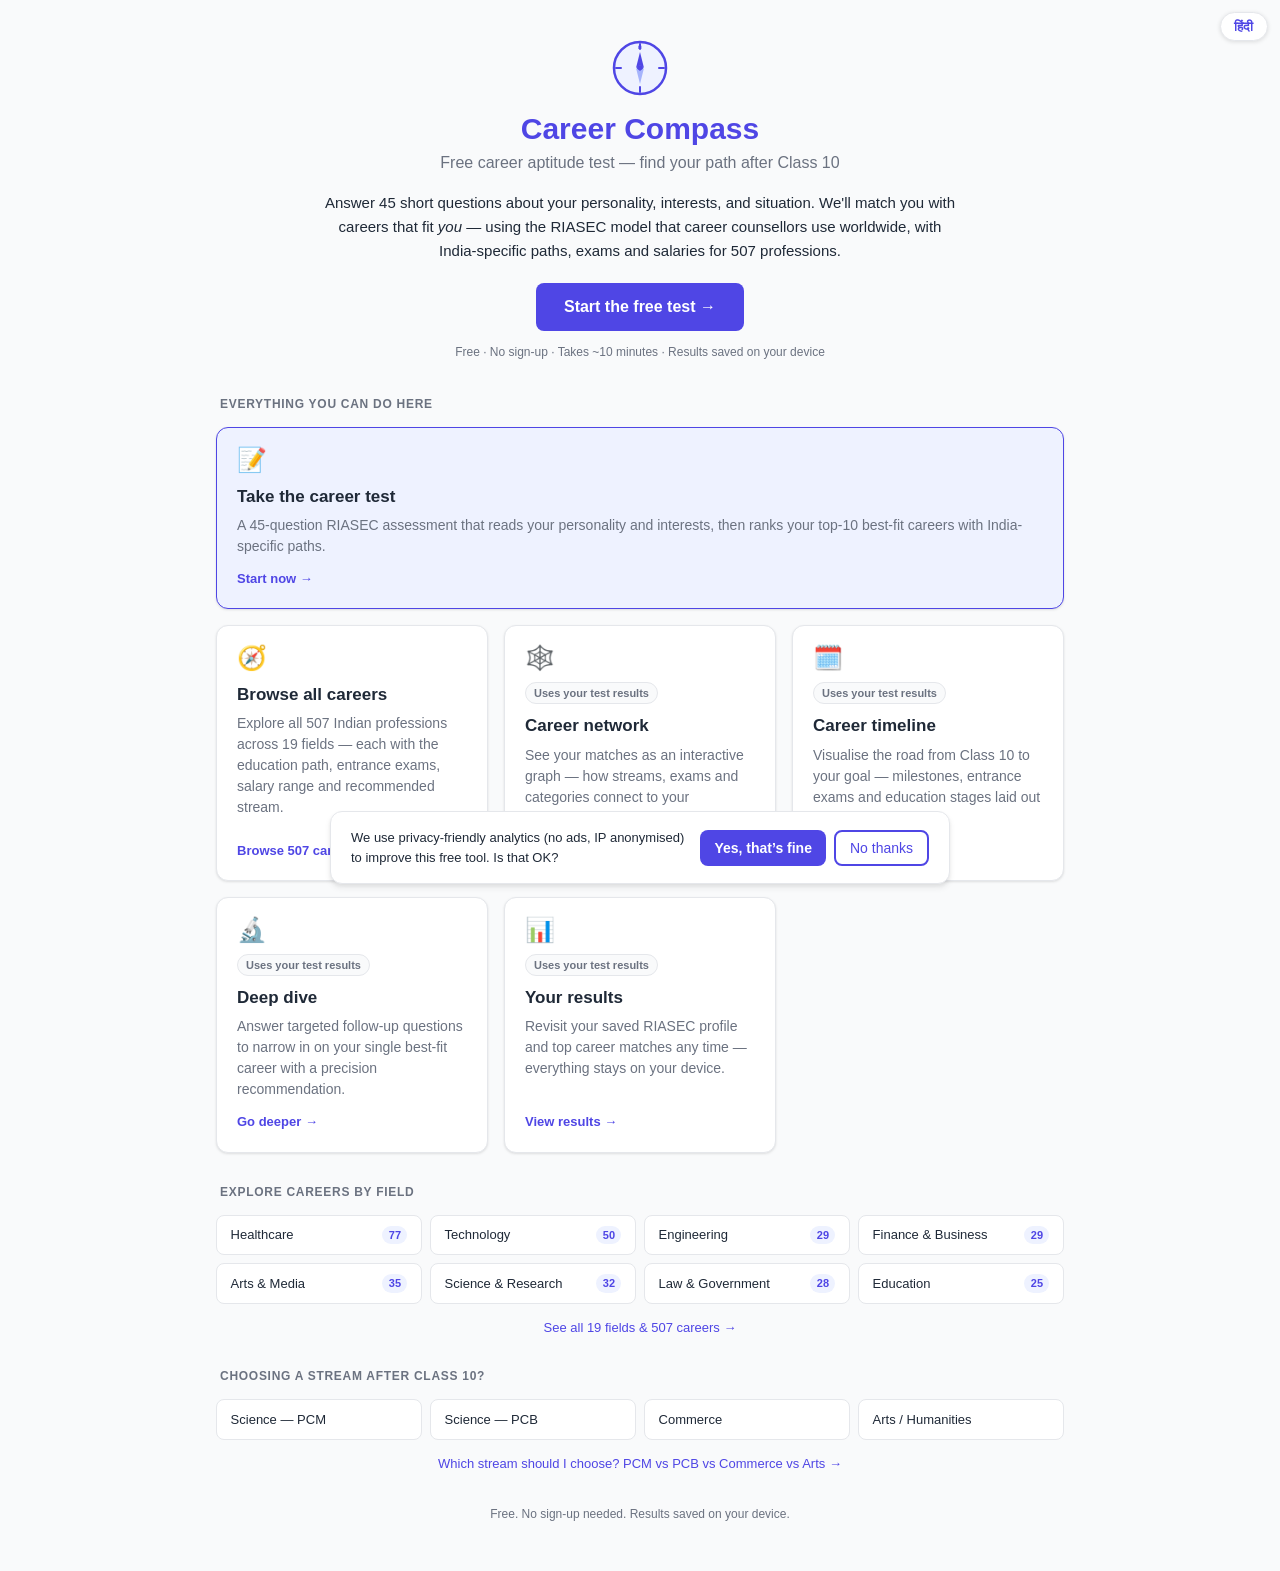
<file: index.html>
<!DOCTYPE html>
<html lang="en-IN">
<head>
  <meta charset="UTF-8">
  <meta name="viewport" content="width=device-width, initial-scale=1.0">
  <!-- Google Search Console: paste the meta tag from Settings > Ownership verification here.
       Example: <meta name="google-site-verification" content="YOUR_TOKEN"> -->
  <link rel="manifest" href="manifest.json">
  <meta name="theme-color" content="#4F46E5" media="(prefers-color-scheme: light)">
  <meta name="theme-color" content="#111827" media="(prefers-color-scheme: dark)">
  <meta name="color-scheme" content="light dark">
  <meta name="apple-mobile-web-app-capable" content="yes">
  <meta name="mobile-web-app-capable" content="yes">
  <link rel="icon" href="icons/favicon.ico" sizes="any">
  <link rel="icon" type="image/png" sizes="32x32" href="icons/favicon-32.png">
  <link rel="icon" type="image/png" sizes="16x16" href="icons/favicon-16.png">
  <link rel="icon" type="image/svg+xml" href="icons/icon-192.svg">
  <link rel="apple-touch-icon" href="icons/apple-touch-icon.png">
  <meta name="description" content="Free RIASEC career aptitude test for Indian Class 9–10 students. Discover your best career path from 507 Indian professions in 10 minutes.">
  <meta name="keywords" content="career test India, free career aptitude test Class 10, RIASEC test free India, career guidance for students India, best career after 10th grade, career counselling online free, career options after Class 10, career quiz India, aptitude test for students India, free career assessment India, career planning tool India, what career suits me India, career after 10th, career guidance India">
  <meta name="author" content="Career Compass">
  <link rel="canonical" href="https://akshaynikhare.github.io/career-compass/">
  <meta property="og:type" content="website">
  <meta property="og:site_name" content="Career Compass">
  <meta property="og:locale" content="en_IN">
  <meta property="og:title" content="Career Compass — Free Career Aptitude Test for Class 10 Students">
  <meta property="og:description" content="Free RIASEC career aptitude test for Indian Class 9–10 students. Discover your best career path from 507 Indian professions in 10 minutes.">
  <meta property="og:url" content="https://akshaynikhare.github.io/career-compass/">
  <meta property="og:image" content="https://akshaynikhare.github.io/career-compass/icons/og-image.png">
  <meta property="og:image:width" content="1200">
  <meta property="og:image:height" content="630">
  <meta name="twitter:card" content="summary_large_image">
  <meta name="twitter:title" content="Career Compass — Free Career Aptitude Test for Class 10 Students">
  <meta name="twitter:description" content="Free RIASEC career aptitude test for Indian Class 9–10 students. Discover your best career path from 507 Indian professions in 10 minutes.">
  <meta name="twitter:image" content="https://akshaynikhare.github.io/career-compass/icons/og-image.png">
  <script type="application/ld+json">
  {
    "@context": "https://schema.org",
    "@type": "WebApplication",
    "name": "Career Compass",
    "url": "https://akshaynikhare.github.io/career-compass/",
    "description": "Free RIASEC career aptitude test for Indian Class 9-10 students. Discover your best career path from 507 Indian professions.",
    "applicationCategory": "EducationalApplication",
    "operatingSystem": "Any",
    "offers": { "@type": "Offer", "price": "0", "priceCurrency": "INR" },
    "audience": {
      "@type": "EducationalAudience",
      "educationalRole": "student",
      "audienceType": "Class 9-10 students, age 14-16"
    },
    "inLanguage": "en-IN",
    "creator": { "@type": "Person", "name": "Akshay Nikhare" },
    "featureList": [
      "45-question RIASEC personality assessment",
      "507 Indian professions with salary and path data",
      "Multi-domain career matching",
      "AI-powered domain ranking",
      "Offline-capable PWA",
      "Free, no signup required"
    ]
  }
  </script>
  <script type="application/ld+json">
  {
    "@context": "https://schema.org",
    "@type": "WebSite",
    "name": "Career Compass",
    "url": "https://akshaynikhare.github.io/career-compass/",
    "inLanguage": "en-IN",
    "potentialAction": {
      "@type": "SearchAction",
      "target": "https://akshaynikhare.github.io/career-compass/careers/index.html?q={search_term_string}",
      "query-input": "required name=search_term_string"
    }
  }
  </script>
  <script type="application/ld+json">
  {
    "@context": "https://schema.org",
    "@type": "Organization",
    "name": "Career Compass",
    "url": "https://akshaynikhare.github.io/career-compass/",
    "logo": "https://akshaynikhare.github.io/career-compass/icons/og-image.png",
    "description": "Free RIASEC career aptitude test and career guidance for Indian Class 9-10 students.",
    "founder": { "@type": "Person", "name": "Akshay Nikhare" }
  }
  </script>
  <title data-i18n-hi="Career Compass — कक्षा 10 के छात्रों के लिए मुफ़्त करियर एप्टीट्यूड टेस्ट">Career Compass — Free Career Aptitude Test for Class 10 Students</title>
  <link rel="stylesheet" href="styles/main.css">
  <style>
    /* ===== Home / hub layout ===== */
    .home {
      max-width: 880px;
      margin: 0 auto;
      padding: 2.5rem 1rem 3rem;
    }
    .home-hero { text-align: center; margin-bottom: 2.25rem; }
    .hero-icon { color: var(--primary); margin-bottom: 0.5rem; }
    .home-hero .app-name { margin-bottom: 0.25rem; }
    .home-hero .tagline { color: var(--muted); font-size: 1rem; margin-bottom: 1rem; }
    .home-hero .lead {
      max-width: 40rem;
      margin: 0 auto 1.25rem;
      color: var(--text);
      font-size: 0.9375rem;
      line-height: 1.6;
    }
    .hero-cta {
      display: inline-block;
      width: auto;
      padding: 0.75rem 1.75rem;
      text-decoration: none;
      font-size: 1rem;
    }
    .hero-note { font-size: 0.75rem; color: var(--muted); margin-top: 0.75rem; }

    .home-section { margin-bottom: 2rem; }
    .section-label {
      font-size: 0.75rem;
      font-weight: 700;
      letter-spacing: 0.06em;
      text-transform: uppercase;
      color: var(--muted);
      margin: 0 0.25rem 0.875rem;
    }

    /* Main-pages grid */
    .home-grid {
      display: grid;
      grid-template-columns: repeat(auto-fill, minmax(240px, 1fr));
      gap: 1rem;
    }
    .home-card {
      display: flex;
      flex-direction: column;
      background: var(--white);
      border: var(--border-structural) solid var(--border);
      border-radius: var(--radius);
      box-shadow: var(--shadow);
      padding: 1.25rem;
      text-decoration: none;
      color: inherit;
      transition: transform 0.12s ease, box-shadow 0.12s ease, border-color 0.12s ease;
    }
    .home-card:hover {
      transform: translateY(-2px);
      box-shadow: var(--shadow-md);
      border-color: var(--primary);
    }
    .home-card:focus-visible {
      outline: var(--border-interactive) solid var(--primary);
      outline-offset: 2px;
    }
    .home-card.is-featured {
      grid-column: 1 / -1;
      background: var(--primary-light);
      border-color: var(--primary);
    }
    .home-card .hc-emoji { font-size: 1.5rem; line-height: 1; margin-bottom: 0.75rem; }
    .home-card h3 { font-size: 1.0625rem; color: var(--text); margin-bottom: 0.35rem; }
    .home-card p {
      font-size: 0.875rem;
      line-height: 1.5;
      color: var(--muted);
      margin: 0 0 0.75rem;
      flex: 1;
    }
    .hc-action { font-size: 0.8125rem; font-weight: 600; color: var(--primary); }
    .hc-hint {
      display: inline-block;
      font-size: 0.6875rem;
      font-weight: 600;
      color: var(--muted);
      background: var(--bg);
      border: var(--border-structural) solid var(--border);
      border-radius: 999px;
      padding: 0.1rem 0.5rem;
      margin-bottom: 0.6rem;
      align-self: flex-start;
    }

    /* Popular fields nav */
    .fields-nav-list {
      list-style: none;
      display: grid;
      grid-template-columns: repeat(auto-fill, minmax(200px, 1fr));
      gap: 0.5rem;
    }
    .fields-nav-list a {
      display: flex;
      align-items: center;
      justify-content: space-between;
      gap: 0.375rem;
      background: var(--white);
      border: var(--border-structural) solid var(--border);
      border-radius: var(--radius-sm);
      padding: 0.6rem 0.85rem;
      font-size: 0.8125rem;
      font-weight: 500;
      color: var(--text);
      text-decoration: none;
      transition: border-color 0.15s ease, background 0.15s ease;
    }
    .fields-nav-list a:hover {
      border-color: var(--primary);
      background: var(--primary-light);
    }
    .fields-nav-list a span {
      font-size: 0.6875rem;
      font-weight: 600;
      color: var(--primary);
      background: var(--primary-light);
      border-radius: 999px;
      padding: 0.0625rem 0.4rem;
    }
    .fields-nav-all { margin-top: 0.875rem; font-size: 0.8125rem; text-align: center; }
    .fields-nav-all a { color: var(--primary); text-decoration: none; font-weight: 500; }

    .home-foot {
      text-align: center;
      font-size: 0.75rem;
      color: var(--muted);
      margin-top: 2rem;
    }
    @media (max-width: 480px) {
      .home { padding: 1.75rem 0.75rem 2.5rem; }
      .home-grid { grid-template-columns: 1fr; }
    }
  </style>
  <script src="src/analytics.js" defer></script>
  <script src="src/consent.js" defer></script>
</head>
<body>
  <a href="#main-content" class="skip-link">Skip to content</a>
  <main class="home" id="main-content">

    <!-- ===== Hero ===== -->
    <header class="home-hero">
      <div class="logo-wrap hero-icon">
        <svg width="56" height="56" viewBox="0 0 56 56" fill="none" xmlns="http://www.w3.org/2000/svg" aria-hidden="true">
          <circle cx="28" cy="28" r="26" stroke="#4F46E5" stroke-width="2.5" fill="#EEF2FF"/>
          <circle cx="28" cy="28" r="3" fill="#4F46E5"/>
          <line x1="28" y1="4"  x2="28" y2="9"  stroke="#4F46E5" stroke-width="2" stroke-linecap="round"/>
          <line x1="28" y1="47" x2="28" y2="52" stroke="#4F46E5" stroke-width="2" stroke-linecap="round"/>
          <line x1="4"  y1="28" x2="9"  y2="28" stroke="#4F46E5" stroke-width="2" stroke-linecap="round"/>
          <line x1="47" y1="28" x2="52" y2="28" stroke="#4F46E5" stroke-width="2" stroke-linecap="round"/>
          <polygon points="28,12 24,28 28,25 32,28" fill="#4F46E5"/>
          <polygon points="28,44 24,28 28,31 32,28" fill="#A5B4FC"/>
          <text x="28" y="8.5" text-anchor="middle" font-size="4.5" font-weight="700" fill="#4F46E5" font-family="system-ui,sans-serif">N</text>
        </svg>
      </div>

      <h1 class="app-name">Career Compass</h1>
      <p class="tagline" data-i18n-hi="मुफ़्त करियर एप्टीट्यूड टेस्ट — कक्षा 10 के बाद अपना रास्ता चुनें">Free career aptitude test — find your path after Class 10</p>
      <p class="lead" data-i18n-hi-html="अपने व्यक्तित्व, रुचियों और परिस्थिति के बारे में 45 छोटे सवालों के जवाब दें। हम आपको ऐसे करियर से मिलाएँगे जो <em>आपके</em> लिए सही हों — RIASEC मॉडल के आधार पर, जिसे दुनिया भर के करियर काउंसलर इस्तेमाल करते हैं, साथ में 507 पेशों के लिए भारत-विशिष्ट रास्ते, परीक्षाएँ और वेतन।">Answer 45 short questions about your personality, interests, and situation. We'll match you with careers that fit <em>you</em> — using the RIASEC model that career counsellors use worldwide, with India-specific paths, exams and salaries for 507 professions.</p>

      <a href="test.html" class="btn-primary hero-cta" data-i18n-hi="मुफ़्त टेस्ट शुरू करें →">Start the free test &rarr;</a>
      <p class="hero-note" data-i18n-hi="मुफ़्त · कोई साइन-अप नहीं · ~10 मिनट · नतीजे आपके डिवाइस पर सुरक्षित">Free · No sign-up · Takes ~10 minutes · Results saved on your device</p>
    </header>

    <!-- ===== Main pages / tools ===== -->
    <section class="home-section" aria-labelledby="tools-label">
      <h2 class="section-label" id="tools-label" data-i18n-hi="यहाँ आप क्या-क्या कर सकते हैं">Everything you can do here</h2>
      <div class="home-grid">

        <a class="home-card is-featured" href="test.html">
          <div class="hc-emoji">📝</div>
          <h3 data-i18n-hi="करियर टेस्ट दें">Take the career test</h3>
          <p data-i18n-hi="45 सवालों का RIASEC मूल्यांकन जो आपके व्यक्तित्व और रुचियों को पढ़कर आपके टॉप-10 सबसे उपयुक्त करियर को भारत-विशिष्ट रास्तों के साथ रैंक करता है।">A 45-question RIASEC assessment that reads your personality and interests, then ranks your top-10 best-fit careers with India-specific paths.</p>
          <span class="hc-action" data-i18n-hi="अभी शुरू करें →">Start now &rarr;</span>
        </a>

        <a class="home-card" href="careers/index.html">
          <div class="hc-emoji">🧭</div>
          <h3 data-i18n-hi="सभी करियर देखें">Browse all careers</h3>
          <p data-i18n-hi="19 क्षेत्रों में सभी 507 भारतीय पेशों को देखें — हर एक के साथ शिक्षा का रास्ता, प्रवेश परीक्षाएँ, वेतन सीमा और सुझाई गई स्ट्रीम।">Explore all 507 Indian professions across 19 fields — each with the education path, entrance exams, salary range and recommended stream.</p>
          <span class="hc-action" data-i18n-hi="507 करियर देखें →">Browse 507 careers &rarr;</span>
        </a>

        <a class="home-card" href="explore.html">
          <div class="hc-emoji">🕸️</div>
          <span class="hc-hint" data-i18n-hi="आपके टेस्ट नतीजों का उपयोग करता है">Uses your test results</span>
          <h3 data-i18n-hi="करियर नेटवर्क">Career network</h3>
          <p data-i18n-hi="अपने मैचों को एक इंटरैक्टिव ग्राफ़ के रूप में देखें — स्ट्रीम, परीक्षाएँ और श्रेणियाँ आपके व्यक्तित्व प्रोफ़ाइल से कैसे जुड़ती हैं।">See your matches as an interactive graph — how streams, exams and categories connect to your personality profile.</p>
          <span class="hc-action" data-i18n-hi="एक्सप्लोरर खोलें →">Open explorer &rarr;</span>
        </a>

        <a class="home-card" href="timeline.html">
          <div class="hc-emoji">🗓️</div>
          <span class="hc-hint" data-i18n-hi="आपके टेस्ट नतीजों का उपयोग करता है">Uses your test results</span>
          <h3 data-i18n-hi="करियर टाइमलाइन">Career timeline</h3>
          <p data-i18n-hi="कक्षा 10 से अपने लक्ष्य तक का रास्ता देखें — पड़ाव, प्रवेश परीक्षाएँ और शिक्षा के चरण साल-दर-साल।">Visualise the road from Class 10 to your goal — milestones, entrance exams and education stages laid out year by year.</p>
          <span class="hc-action" data-i18n-hi="टाइमलाइन देखें →">View timeline &rarr;</span>
        </a>

        <a class="home-card" href="deepdive.html">
          <div class="hc-emoji">🔬</div>
          <span class="hc-hint" data-i18n-hi="आपके टेस्ट नतीजों का उपयोग करता है">Uses your test results</span>
          <h3 data-i18n-hi="गहराई से जानें">Deep dive</h3>
          <p data-i18n-hi="लक्षित फ़ॉलो-अप सवालों के जवाब देकर सटीक सिफ़ारिश के साथ अपने सबसे उपयुक्त करियर तक पहुँचें।">Answer targeted follow-up questions to narrow in on your single best-fit career with a precision recommendation.</p>
          <span class="hc-action" data-i18n-hi="और गहराई में जाएँ →">Go deeper &rarr;</span>
        </a>

        <a class="home-card" href="result.html">
          <div class="hc-emoji">📊</div>
          <span class="hc-hint" data-i18n-hi="आपके टेस्ट नतीजों का उपयोग करता है">Uses your test results</span>
          <h3 data-i18n-hi="आपके नतीजे">Your results</h3>
          <p data-i18n-hi="अपनी सुरक्षित RIASEC प्रोफ़ाइल और टॉप करियर मैच कभी भी दोबारा देखें — सब कुछ आपके डिवाइस पर रहता है।">Revisit your saved RIASEC profile and top career matches any time — everything stays on your device.</p>
          <span class="hc-action" data-i18n-hi="नतीजे देखें →">View results &rarr;</span>
        </a>

      </div>
    </section>

    <!-- ===== Popular fields — internal linking for SEO + quick browse ===== -->
    <section class="home-section" aria-labelledby="fields-label">
      <h2 class="section-label" id="fields-label" data-i18n-hi="क्षेत्र के अनुसार करियर देखें">Explore careers by field</h2>
      <ul class="fields-nav-list">
        <li><a href="careers/field-healthcare.html" data-i18n-hi-html="स्वास्थ्य सेवा <span>77</span>">Healthcare <span>77</span></a></li>
        <li><a href="careers/field-technology.html" data-i18n-hi-html="तकनीक <span>50</span>">Technology <span>50</span></a></li>
        <li><a href="careers/field-engineering.html" data-i18n-hi-html="इंजीनियरिंग <span>29</span>">Engineering <span>29</span></a></li>
        <li><a href="careers/field-finance-business.html" data-i18n-hi-html="वित्त और व्यापार <span>29</span>">Finance &amp; Business <span>29</span></a></li>
        <li><a href="careers/field-arts-media.html" data-i18n-hi-html="कला और मीडिया <span>35</span>">Arts &amp; Media <span>35</span></a></li>
        <li><a href="careers/field-science-research.html" data-i18n-hi-html="विज्ञान और अनुसंधान <span>32</span>">Science &amp; Research <span>32</span></a></li>
        <li><a href="careers/field-law-government.html" data-i18n-hi-html="कानून और सरकार <span>28</span>">Law &amp; Government <span>28</span></a></li>
        <li><a href="careers/field-education.html" data-i18n-hi-html="शिक्षा <span>25</span>">Education <span>25</span></a></li>
      </ul>
      <p class="fields-nav-all"><a href="careers/index.html" data-i18n-hi="सभी 19 क्षेत्र और 507 करियर देखें →">See all 19 fields &amp; 507 careers &rarr;</a></p>
    </section>

    <!-- ===== Choosing a stream — high-intent SEO guides ===== -->
    <section class="home-section" aria-labelledby="streams-label">
      <h2 class="section-label" id="streams-label" data-i18n-hi="कक्षा 10 के बाद स्ट्रीम चुननी है?">Choosing a stream after Class 10?</h2>
      <ul class="fields-nav-list">
        <li><a href="careers/stream-pcm.html" data-i18n-hi="विज्ञान — PCM">Science — PCM</a></li>
        <li><a href="careers/stream-pcb.html" data-i18n-hi="विज्ञान — PCB">Science — PCB</a></li>
        <li><a href="careers/stream-commerce.html" data-i18n-hi="कॉमर्स">Commerce</a></li>
        <li><a href="careers/stream-arts.html" data-i18n-hi="कला / मानविकी">Arts / Humanities</a></li>
      </ul>
      <p class="fields-nav-all"><a href="careers/streams.html" data-i18n-hi="मुझे कौन सी स्ट्रीम चुननी चाहिए? PCM बनाम PCB बनाम कॉमर्स बनाम आर्ट्स →">Which stream should I choose? PCM vs PCB vs Commerce vs Arts &rarr;</a></p>
    </section>

    <p class="home-foot" data-i18n-hi="मुफ़्त। कोई साइन-अप नहीं। नतीजे आपके डिवाइस पर सुरक्षित।">Free. No sign-up needed. Results saved on your device.</p>
  </main>
  <script>
    if ('serviceWorker' in navigator) {
      navigator.serviceWorker.register('sw.js').catch(function(){});
    }
  </script>
  <script src="src/strings.js"></script>
  <script src="src/i18n.js"></script>
</body>
</html>
</file>
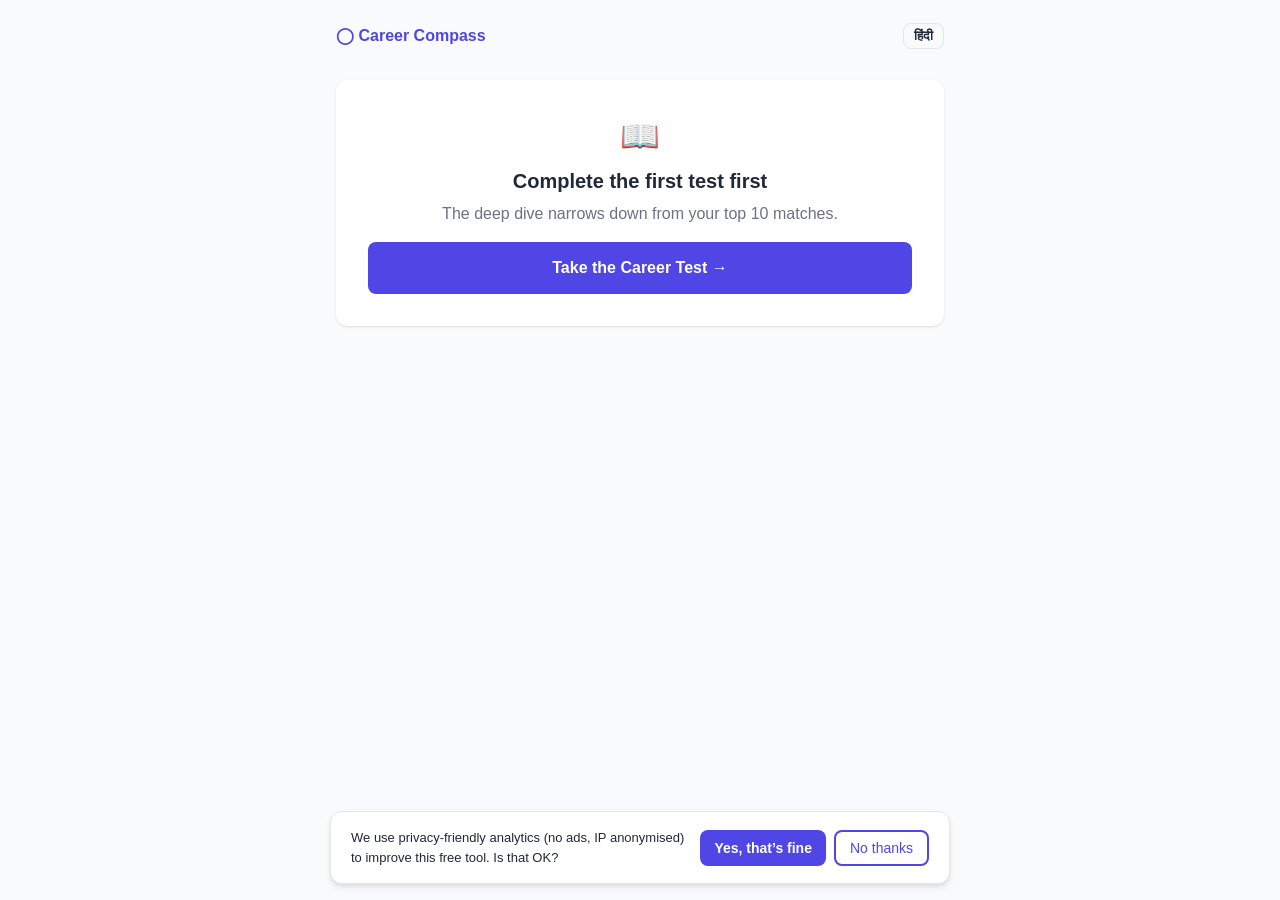
<file: deepdive.html>
<!DOCTYPE html>
<html lang="en">
<head>
  <meta charset="UTF-8">
  <meta name="viewport" content="width=device-width, initial-scale=1.0">
  <meta name="robots" content="noindex, follow">
  <link rel="manifest" href="manifest.json">
  <link rel="icon" href="icons/favicon.ico" sizes="any">
  <link rel="icon" type="image/png" sizes="32x32" href="icons/favicon-32.png">
  <link rel="icon" type="image/png" sizes="16x16" href="icons/favicon-16.png">
  <link rel="icon" type="image/svg+xml" href="icons/icon-192.svg">
  <link rel="apple-touch-icon" href="icons/apple-touch-icon.png">
  <meta name="theme-color" content="#4F46E5" media="(prefers-color-scheme: light)">
  <meta name="theme-color" content="#111827" media="(prefers-color-scheme: dark)">
  <meta name="apple-mobile-web-app-capable" content="yes">
  <meta name="description" content="Deep-dive into your best career fit — answer targeted questions for a precision career recommendation.">
  <meta name="keywords" content="career deep dive India, specific career recommendation, career fit analysis India, best career options Class 10, personalized career guidance India, career precision test, career counselling India, RIASEC career match, career after 10th India">
  <meta name="author" content="Career Compass">
  <link rel="canonical" href="https://akshaynikhare.github.io/career-compass/deepdive.html">
  <meta property="og:type" content="website">
  <meta property="og:site_name" content="Career Compass">
  <meta property="og:title" content="Career Compass — Deep Dive">
  <meta property="og:description" content="Deep-dive into your best career fit — answer targeted questions for a precision career recommendation.">
  <meta property="og:url" content="https://akshaynikhare.github.io/career-compass/deepdive.html">
  <meta property="og:image" content="https://akshaynikhare.github.io/career-compass/icons/og-image.png">
  <meta property="og:image:width" content="1200">
  <meta property="og:image:height" content="630">
  <meta name="twitter:card" content="summary_large_image">
  <meta name="twitter:title" content="Career Compass — Deep Dive">
  <meta name="twitter:description" content="Deep-dive into your best career fit — answer targeted questions for a precision career recommendation.">
  <meta name="twitter:image" content="https://akshaynikhare.github.io/career-compass/icons/og-image.png">
  <title data-i18n-hi="Career Compass — गहन विश्लेषण">Career Compass — Deep Dive</title>
  <link rel="stylesheet" href="styles/main.css">
  <script src="src/analytics.js" defer></script>
  <script src="src/consent.js" defer></script>
</head>
<body>
  <div class="container">

    <!-- Header -->
    <div class="test-header">
      <a href="result.html" class="app-logo btn-ghost" style="padding-left:0; color:var(--primary); font-weight:700; font-size:1rem; text-decoration:none;">
        &#9711; Career Compass
      </a>
    </div>

    <!-- No-result fallback (shown if no first-test result in localStorage) -->
    <div id="no-result" class="hidden card text-center" style="padding:2rem;">
      <p style="font-size:2rem;">&#128214;</p>
      <h2 class="mt-1" data-i18n-hi="पहले पहला टेस्ट पूरा करें">Complete the first test first</h2>
      <p class="mt-1" data-i18n-hi="गहन विश्लेषण आपके टॉप 10 मैचों में से सबसे उपयुक्त करियर चुनता है।">The deep dive narrows down from your top 10 matches.</p>
      <a href="test.html" class="btn-primary mt-2" style="margin-top:1rem; display:block;" data-i18n-hi-html="करियर टेस्ट लें &rarr;">Take the Career Test &rarr;</a>
    </div>

    <!-- Progress bar (hidden until engine starts) -->
    <div class="progress-wrapper hidden" id="progress-wrapper">
      <div class="progress-label">
        <span id="progress-text">Narrowing down your best match…</span>
        <span id="progress-pct">0%</span>
      </div>
      <div class="progress-track">
        <div class="progress-fill" id="progress-fill" style="width:0%"></div>
      </div>
      <!-- Candidates remaining indicator -->
      <div id="candidates-indicator" style="text-align:right; font-size:0.75rem; color:var(--muted); margin-top:0.25rem;" data-i18n-hi-html="फोकस में <span id=&quot;candidates-count&quot;>10</span> करियर">
        <span id="candidates-count">10</span> careers in focus
      </div>
    </div>

    <!-- Question card -->
    <div class="card hidden" id="question-card">
      <div id="loading-state" class="loading-state">
        <div class="spinner"></div>
        <p class="mt-2 text-muted" data-i18n-hi="लोड हो रहा है…">Loading…</p>
      </div>
      <div id="question-content" class="hidden">
        <span class="question-type-label" id="question-type-label" data-i18n-hi="गहन विश्लेषण">Deep Dive</span>
        <p class="question-number" id="question-number"></p>
        <p class="question-text" id="question-text"></p>
        <div class="options-list options-personality" id="options-list"></div>
      </div>
    </div>

    <!-- Navigation (Prev is hidden — adaptive test can't go back) -->
    <div class="nav-buttons hidden" id="nav-buttons">
      <button class="btn-ghost" id="btn-prev" style="visibility:hidden;" disabled data-i18n-hi-html="&#8592; पिछला">&#8592; Prev</button>
      <button class="btn-primary" id="btn-next" disabled>Next &rarr;</button>
    </div>

    <!-- Error message -->
    <p id="error-msg" class="hidden text-center mt-2" style="color:#DC2626; font-size:0.875rem;"></p>

  </div>

  <script src="src/strings.js"></script>
  <script src="src/deep_dive_engine.js"></script>
  <script src="src/deepdive_app.js"></script>
  <script src="src/i18n.js"></script>
</body>
</html>
</file>
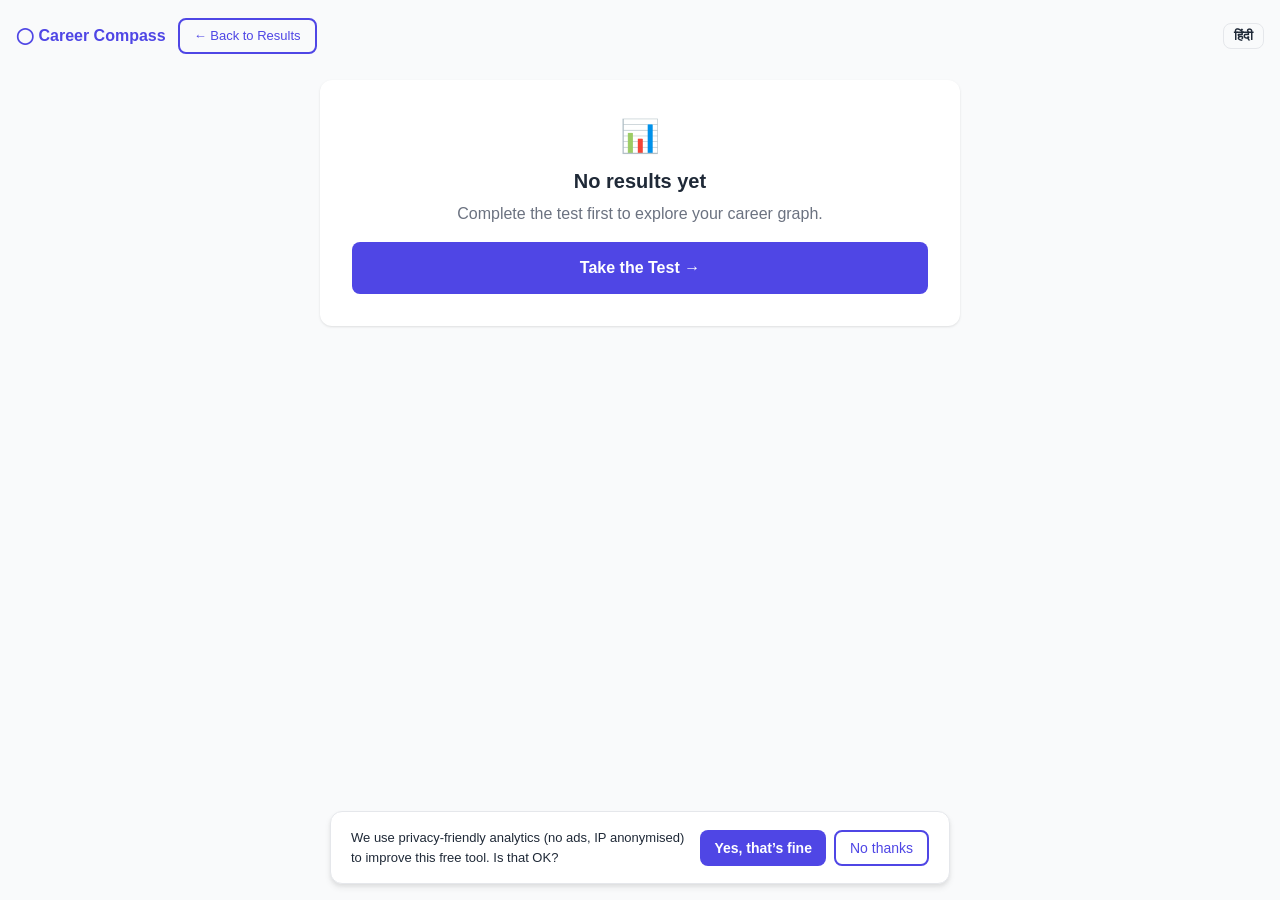
<file: explore.html>
<!DOCTYPE html>
<html lang="en">
<head>
  <meta charset="UTF-8">
  <meta name="viewport" content="width=device-width, initial-scale=1.0">
  <meta name="robots" content="noindex, follow">
  <link rel="manifest" href="manifest.json">
  <link rel="icon" href="icons/favicon.ico" sizes="any">
  <link rel="icon" type="image/png" sizes="32x32" href="icons/favicon-32.png">
  <link rel="icon" type="image/png" sizes="16x16" href="icons/favicon-16.png">
  <link rel="icon" type="image/svg+xml" href="icons/icon-192.svg">
  <link rel="apple-touch-icon" href="icons/apple-touch-icon.png">
  <meta name="theme-color" content="#4F46E5" media="(prefers-color-scheme: light)">
  <meta name="theme-color" content="#111827" media="(prefers-color-scheme: dark)">
  <meta name="apple-mobile-web-app-capable" content="yes">
  <meta name="description" content="Explore your career matches as an interactive graph — see how streams, exams, and categories connect to your personality.">
  <meta name="keywords" content="career exploration India, career categories India, science arts commerce career options, career streams India, career visualization tool, career explorer India, career options after 10th, career fields India, Class 10 career graph, career guidance India">
  <meta name="author" content="Career Compass">
  <link rel="canonical" href="https://akshaynikhare.github.io/career-compass/explore.html">
  <meta property="og:type" content="website">
  <meta property="og:site_name" content="Career Compass">
  <meta property="og:title" content="Career Compass — Career Explorer">
  <meta property="og:description" content="Explore your career matches as an interactive graph — see how streams, exams, and categories connect to your personality.">
  <meta property="og:url" content="https://akshaynikhare.github.io/career-compass/explore.html">
  <meta property="og:image" content="https://akshaynikhare.github.io/career-compass/icons/og-image.png">
  <meta property="og:image:width" content="1200">
  <meta property="og:image:height" content="630">
  <meta name="twitter:card" content="summary_large_image">
  <meta name="twitter:title" content="Career Compass — Career Explorer">
  <meta name="twitter:description" content="Explore your career matches as an interactive graph — see how streams, exams, and categories connect to your personality.">
  <meta name="twitter:image" content="https://akshaynikhare.github.io/career-compass/icons/og-image.png">
  <title data-i18n-hi="Career Compass — करियर एक्सप्लोरर">Career Compass — Career Explorer</title>
  <link rel="stylesheet" href="styles/main.css">
  <script src="src/analytics.js" defer></script>
  <script src="src/consent.js" defer></script>
</head>
<body>
  <div class="container" style="max-width:100%; padding:1rem;">
    <div class="test-header">
      <a href="index.html" class="btn-ghost" style="padding-left:0; color:var(--primary); font-weight:700; font-size:1rem; text-decoration:none;">
        &#9711; Career Compass
      </a>
      <a href="result.html" class="btn-secondary" style="font-size:0.8125rem; padding:0.4rem 0.875rem;" data-i18n-hi-html="&#8592; परिणामों पर वापस जाएं">
        &#8592; Back to Results
      </a>
    </div>

    <!-- No-result fallback -->
    <div id="no-result" class="hidden card text-center" style="padding:2rem; max-width:640px; margin:0 auto;">
      <p style="font-size:2rem;">&#128202;</p>
      <h2 class="mt-1" data-i18n-hi="अभी तक कोई परिणाम नहीं">No results yet</h2>
      <p class="mt-1" data-i18n-hi="अपना करियर ग्राफ़ देखने के लिए पहले टेस्ट पूरा करें।">Complete the test first to explore your career graph.</p>
      <a href="test.html" class="btn-primary mt-2" style="margin-top:1rem;" data-i18n-hi-html="टेस्ट लें &#8594;">Take the Test &#8594;</a>
    </div>

    <!-- Graph area -->
    <div id="explore-content" class="hidden">
      <div class="card" style="margin-bottom:1rem; max-width:640px; margin-left:auto; margin-right:auto;">
        <h1 style="font-size:1.25rem; font-weight:700; color:var(--text); margin-bottom:0.25rem;" data-i18n-hi="करियर नेटवर्क">Career Network</h1>
        <p style="font-size:0.875rem; color:var(--muted);" data-i18n-hi="आपके शीर्ष मैच स्ट्रीम, प्रवेश परीक्षाओं और श्रेणियों से जुड़े हैं। एक्सप्लोर करने के लिए खींचें। विवरण के लिए किसी करियर पर क्लिक करें।">Your top matches connected by streams, entrance exams, and categories. Drag to explore. Click a career for details.</p>
      </div>
      <div id="graph-container" style="width:100%; height:calc(100vh - 160px); background:var(--white); border-radius:var(--radius) var(--radius) 0 0; box-shadow:var(--shadow); overflow:hidden; position:relative;">
        <svg id="graph-svg" style="width:100%; height:100%;"></svg>
        <!-- Tooltip -->
        <div id="node-tooltip" style="display:none; position:absolute; background:var(--white); border:1px solid var(--border); border-radius:var(--radius-sm); padding:0.75rem 1rem; box-shadow:var(--shadow-md); max-width:240px; pointer-events:none; z-index:10;">
          <div id="tooltip-name" style="font-weight:600; color:var(--text); font-size:0.9375rem; margin-bottom:0.25rem;"></div>
          <div id="tooltip-summary" style="font-size:0.8125rem; color:var(--muted); margin-bottom:0.5rem; line-height:1.4;"></div>
          <a id="tooltip-timeline-link" href="#" style="font-size:0.8125rem; color:var(--primary); font-weight:500; text-decoration:none;" data-i18n-hi-html="टाइमलाइन देखें &#8594;">See Timeline &#8594;</a>
        </div>
      </div>
        <div id="graph-legend" style="display:flex; flex-wrap:wrap; gap:0.75rem; padding:0.75rem 1rem; background:var(--white); border-top:1px solid var(--border); border-radius:0 0 var(--radius) var(--radius); font-size:0.8125rem;">
          <span style="display:flex; align-items:center; gap:0.375rem;" data-i18n-hi-html="<span style=&quot;display:inline-block; width:14px; height:14px; border-radius:50%; background:#4F46E5; border:2px solid #fff; box-shadow:0 0 0 1px #4F46E5;&quot;></span> करियर मैच"><span style="display:inline-block; width:14px; height:14px; border-radius:50%; background:#4F46E5; border:2px solid #fff; box-shadow:0 0 0 1px #4F46E5;"></span> Career match</span>
          <span style="display:flex; align-items:center; gap:0.375rem;" data-i18n-hi-html="<span style=&quot;display:inline-block; width:11px; height:11px; border-radius:50%; background:#10B981;&quot;></span> स्ट्रीम"><span style="display:inline-block; width:11px; height:11px; border-radius:50%; background:#10B981;"></span> Stream</span>
          <span style="display:flex; align-items:center; gap:0.375rem;" data-i18n-hi-html="<span style=&quot;display:inline-block; width:10px; height:10px; border-radius:50%; background:#F59E0B;&quot;></span> प्रवेश परीक्षा"><span style="display:inline-block; width:10px; height:10px; border-radius:50%; background:#F59E0B;"></span> Entrance Exam</span>
          <span style="display:flex; align-items:center; gap:0.375rem;" data-i18n-hi-html="<span style=&quot;display:inline-block; width:12px; height:12px; border-radius:50%; background:#8B5CF6;&quot;></span> श्रेणी"><span style="display:inline-block; width:12px; height:12px; border-radius:50%; background:#8B5CF6;"></span> Category</span>
          <span style="color:var(--muted);" data-i18n-hi="पुनर्व्यवस्थित करने के लिए खींचें · विवरण के लिए करियर पर क्लिक करें">Drag to rearrange · Click career for details</span>
        </div>
    </div>
  </div>

  <script src="https://d3js.org/d3.v7.min.js"></script>
  <script src="src/strings.js"></script>
  <script src="src/explore.js"></script>
  <script src="src/i18n.js"></script>
</body>
</html>
</file>
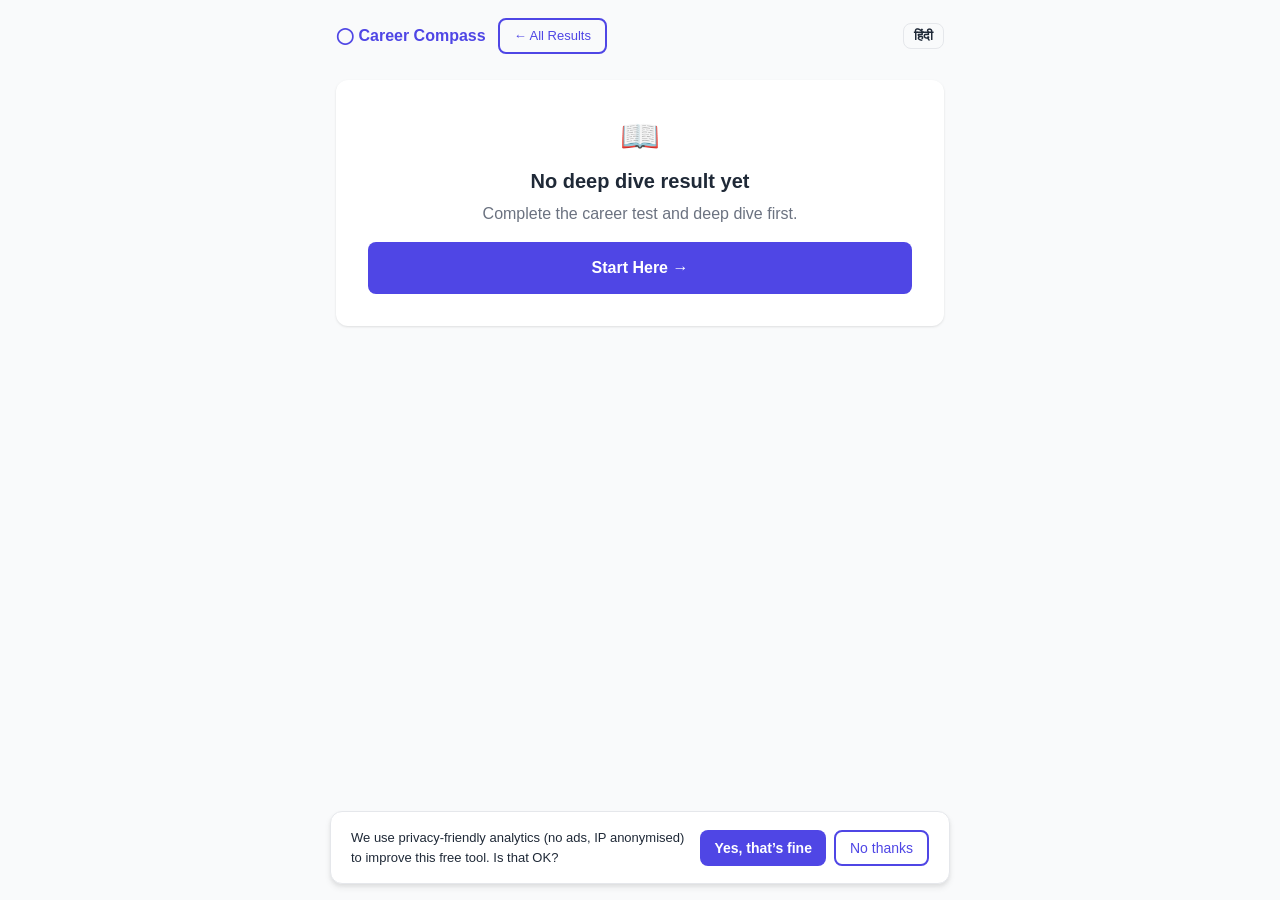
<file: result2.html>
<!DOCTYPE html>
<html lang="en">
<head>
  <meta charset="UTF-8">
  <meta name="viewport" content="width=device-width, initial-scale=1.0">
  <meta name="robots" content="noindex, follow">
  <link rel="manifest" href="manifest.json">
  <link rel="icon" href="icons/favicon.ico" sizes="any">
  <link rel="icon" type="image/png" sizes="32x32" href="icons/favicon-32.png">
  <link rel="icon" type="image/png" sizes="16x16" href="icons/favicon-16.png">
  <link rel="icon" type="image/svg+xml" href="icons/icon-192.svg">
  <link rel="apple-touch-icon" href="icons/apple-touch-icon.png">
  <meta name="theme-color" content="#4F46E5" media="(prefers-color-scheme: light)">
  <meta name="theme-color" content="#111827" media="(prefers-color-scheme: dark)">
  <meta name="apple-mobile-web-app-capable" content="yes">
  <meta name="description" content="Your best career match from Career Compass — a personalised, in-depth career recommendation based on your RIASEC personality profile.">
  <meta name="keywords" content="best career match India, career deep dive results, career recommendation Class 10, top career suggestion India, RIASEC career match, personalized career India, career fit result, career after 10th India">
  <meta name="author" content="Career Compass">
  <link rel="canonical" href="https://akshaynikhare.github.io/career-compass/result2.html">
  <meta property="og:type" content="website">
  <meta property="og:site_name" content="Career Compass">
  <meta property="og:title" content="Career Compass — Your Best Career Match">
  <meta property="og:description" content="Your best career match from Career Compass — a personalised, in-depth career recommendation based on your RIASEC personality profile.">
  <meta property="og:url" content="https://akshaynikhare.github.io/career-compass/result2.html">
  <meta property="og:image" content="https://akshaynikhare.github.io/career-compass/icons/og-image.png">
  <meta property="og:image:width" content="1200">
  <meta property="og:image:height" content="630">
  <meta name="twitter:card" content="summary_large_image">
  <meta name="twitter:title" content="Career Compass — Your Best Career Match">
  <meta name="twitter:description" content="Your best career match from Career Compass — a personalised, in-depth career recommendation based on your RIASEC personality profile.">
  <meta name="twitter:image" content="https://akshaynikhare.github.io/career-compass/icons/og-image.png">
  <title data-i18n-hi="Career Compass — आपका सबसे उपयुक्त करियर मैच">Career Compass — Your Best Career Match</title>
  <link rel="stylesheet" href="styles/main.css">
  <script src="src/analytics.js" defer></script>
  <script src="src/consent.js" defer></script>
</head>
<body>
  <div class="container">

    <div class="test-header">
      <a href="index.html" class="btn-ghost" style="padding-left:0; color:var(--primary); font-weight:700; font-size:1rem; text-decoration:none;">
        &#9711; Career Compass
      </a>
      <a href="result.html" class="btn-secondary" style="font-size:0.8125rem; padding:0.4rem 0.875rem;" data-i18n-hi-html="&#8592; सभी नतीजे">
        &#8592; All Results
      </a>
    </div>

    <div id="no-result" class="hidden card text-center" style="padding:2rem;">
      <p style="font-size:2rem;">&#128214;</p>
      <h2 class="mt-1" data-i18n-hi="अभी तक कोई डीप डाइव नतीजा नहीं है">No deep dive result yet</h2>
      <p class="mt-1" data-i18n-hi="पहले करियर टेस्ट और डीप डाइव पूरा करें।">Complete the career test and deep dive first.</p>
      <a href="test.html" class="btn-primary" style="margin-top:1rem; display:block;" data-i18n-hi-html="यहाँ से शुरू करें &#8594;">Start Here &#8594;</a>
    </div>

    <div id="result2-content" class="hidden">

      <div class="card mb-2" style="margin-bottom:1rem; text-align:center; padding:1.75rem 1.5rem; background:linear-gradient(135deg,#EEF2FF 0%,#FFFFFF 60%);">
        <p style="font-size:0.75rem; font-weight:700; color:var(--muted); text-transform:uppercase; letter-spacing:0.06em; margin-bottom:0.5rem;" data-i18n-hi="आपका सबसे उपयुक्त करियर मैच">Your Best Career Match</p>
        <div id="winner-badge" style="margin-bottom:0.625rem;"></div>
        <h1 id="winner-name" style="font-size:1.5rem; font-weight:800; color:var(--text); margin-bottom:0.5rem;"></h1>
        <p id="winner-summary" style="font-size:0.9375rem; color:var(--muted); line-height:1.55; margin-bottom:1rem;"></p>
        <div style="margin-bottom:0.375rem;">
          <div style="display:flex; justify-content:space-between; font-size:0.8125rem; margin-bottom:0.25rem;">
            <span style="color:var(--muted);" data-i18n-hi="मिलान विश्वास">Match confidence</span>
            <span id="winner-conf-text" style="color:var(--primary); font-weight:600;"></span>
          </div>
          <div style="height:8px; background:var(--border); border-radius:999px; overflow:hidden;">
            <div id="winner-conf-bar" style="height:100%; background:var(--primary); border-radius:999px; transition:width 0.6s ease; width:0%;"></div>
          </div>
        </div>
        <p style="font-size:0.75rem; color:var(--muted); margin-top:0.375rem;"><span data-i18n-hi="आधार:">Based on</span> <span id="q-count"></span> <span data-i18n-hi="कार्य-वरीयता प्रश्न">work-preference questions</span></p>
      </div>

      <div class="card mb-2" style="margin-bottom:1rem;">
        <h2 class="section-title" data-i18n-hi="यह करियर आपके लिए क्यों उपयुक्त है">Why this career fits you</h2>
        <div id="reasons-list" style="display:flex; flex-direction:column; gap:0.625rem;"></div>
        <div id="runner-up-block" style="display:none; margin-top:1rem; padding:0.875rem; background:var(--bg); border-radius:var(--radius-sm);">
          <p style="font-size:0.75rem; font-weight:600; color:var(--muted); text-transform:uppercase; letter-spacing:0.04em; margin-bottom:0.25rem;" data-i18n-hi="उपविजेता">Runner-up</p>
          <p id="runner-up-name" style="font-size:0.9375rem; font-weight:600; color:var(--text);"></p>
          <p id="runner-up-conf" style="font-size:0.8125rem; color:var(--muted);"></p>
        </div>
      </div>

      <div class="card mb-2 hidden" id="dd-confidence-card" style="margin-bottom:1rem;">
        <h2 class="section-title" data-i18n-hi="आपके मिलानों की तुलना कैसी रही">How your matches compared</h2>
        <p class="text-muted" style="font-size:0.875rem; margin-bottom:0.75rem;" data-i18n-hi="डीप डाइव के बाद आपके शीर्ष करियर उम्मीदवारों में विश्वास।">Confidence across your top career candidates after the deep dive.</p>
        <div id="dd-confidence-chart"></div>
      </div>

      <div class="card mb-2" style="margin-bottom:1rem;">
        <h2 class="section-title" data-i18n-hi="करियर विवरण">Career Details</h2>
        <div id="winner-detail"></div>
      </div>

      <div class="card" style="margin-bottom:2rem;">
        <div style="display:flex; flex-direction:column; gap:0.75rem;">
          <a id="timeline-link" href="timeline.html" class="btn-primary" style="text-align:center; text-decoration:none;" data-i18n-hi-html="करियर टाइमलाइन देखें &#8594;">See Career Timeline &#8594;</a>
          <a href="deepdive.html" class="btn-secondary" style="justify-content:center; text-align:center;" data-i18n-hi="फिर से डीप डाइव करें">Retake Deep Dive</a>
          <a href="result.html" class="btn-secondary" style="justify-content:center; text-align:center;" data-i18n-hi-html="&#8592; सभी मैच पर वापस जाएँ">&#8592; Back to All Matches</a>
        </div>
      </div>

    </div>
  </div>

  <script src="src/strings.js"></script>
  <script src="src/charts.js"></script>
  <script>
  (function () {
    'use strict';

    var CATEGORY_COLORS = {
      'Healthcare':                  { bg: '#DCFCE7', text: '#166534' },
      'Technology':                  { bg: '#DBEAFE', text: '#1E40AF' },
      'Engineering':                 { bg: '#E0E7FF', text: '#3730A3' },
      'Education':                   { bg: '#FEF9C3', text: '#854D0E' },
      'Finance & Business':          { bg: '#F3E8FF', text: '#6B21A8' },
      'Finance — Specialized Niche': { bg: '#EDE9FE', text: '#5B21B6' },
      'Arts & Media':                { bg: '#FCE7F3', text: '#9D174D' },
      'Law & Government':            { bg: '#FEF3C7', text: '#92400E' },
      'Science & Research':          { bg: '#CFFAFE', text: '#164E63' },
      'Social & Welfare':            { bg: '#D1FAE5', text: '#065F46' },
      'Mental Health & Wellness':    { bg: '#FDF4FF', text: '#7E22CE' },
      'Architecture & Design':       { bg: '#FFF7ED', text: '#9A3412' },
      'Agriculture & Environment':   { bg: '#ECFDF5', text: '#065F46' },
      'Sports & Fitness':            { bg: '#FFF1F2', text: '#9F1239' },
      'Hospitality & Food':          { bg: '#FFFBEB', text: '#78350F' },
      'Transport & Logistics':       { bg: '#F0FDF4', text: '#14532D' },
      'Trades & Construction':       { bg: '#F7F7F7', text: '#374151' },
      'Public Health & Policy':      { bg: '#E0F2FE', text: '#0C4A6E' },
      'Niche & Emerging Professions':{ bg: '#FDF2F8', text: '#831843' }
    };
    var DEFAULT_COLOR = { bg: '#F3F4F6', text: '#374151' };

    var data = null;
    try {
      var raw = localStorage.getItem('cat_deepdive_result');
      if (raw) data = JSON.parse(raw);
    } catch (e) {}

    if (!data || !data.winner) {
      document.getElementById('no-result').classList.remove('hidden');
      return;
    }

    document.getElementById('result2-content').classList.remove('hidden');

    var w = data.winner;
    var col = CATEGORY_COLORS[w.category] || DEFAULT_COLOR;

    var badge = document.createElement('span');
    badge.className = 'badge';
    badge.textContent = window.tCat(w.category);
    badge.style.background = col.bg;
    badge.style.color = col.text;
    document.getElementById('winner-badge').appendChild(badge);

    document.getElementById('winner-name').textContent = window.pickLang(w, 'name');
    document.getElementById('winner-summary').textContent = window.pickLang(w, 'summary') || '';

    var pct = Math.round((data.winner_confidence || 0) * 100);
    document.getElementById('winner-conf-text').textContent = window.T('conf_pct', pct);
    setTimeout(function () {
      document.getElementById('winner-conf-bar').style.width = pct + '%';
    }, 120);

    document.getElementById('q-count').textContent = data.questions_asked || '?';

    var reasonsList = document.getElementById('reasons-list');
    (data.reasons || []).forEach(function (r) {
      var row = document.createElement('div');
      row.style.cssText = 'display:flex; align-items:flex-start; gap:0.5rem;';
      var tick = document.createElement('span');
      tick.style.cssText = 'color:#059669; flex-shrink:0; font-size:1rem; line-height:1.5;';
      tick.textContent = '✓';
      var txt = document.createElement('span');
      txt.style.cssText = 'font-size:0.9375rem; color:var(--text); line-height:1.5;';
      txt.textContent = r;
      row.appendChild(tick);
      row.appendChild(txt);
      reasonsList.appendChild(row);
    });

    if (data.runner_up) {
      var block = document.getElementById('runner-up-block');
      block.style.display = 'block';
      document.getElementById('runner-up-name').textContent = window.pickLang(data.runner_up, 'name');
      document.getElementById('runner-up-conf').textContent =
        window.T('conf_runner', Math.round((data.runner_up_confidence || 0) * 100));
    }

    var detail = document.getElementById('winner-detail');
    if (w.path_india) {
      var pathEl = document.createElement('p');
      pathEl.style.cssText = 'font-size:0.875rem; color:var(--muted); margin-bottom:0.75rem; line-height:1.5;';
      pathEl.textContent = window.pickLang(w, 'path_india');
      detail.appendChild(pathEl);
    }
    var meta = document.createElement('div');
    meta.style.cssText = 'display:flex; flex-wrap:wrap; gap:0.75rem;';
    var STREAM_KEYS = { pcm: 'stream_pcm', pcb: 'stream_pcb', commerce: 'stream_commerce', arts: 'stream_arts', any: 'stream_any' };
    function streamLabel(s) { return STREAM_KEYS[s] ? window.T(STREAM_KEYS[s]) : s; }
    function chip(text) {
      var s = document.createElement('span');
      s.className = 'career-meta-item';
      s.textContent = text;
      meta.appendChild(s);
    }
    if (w.years_min)     chip(window.T('meta_years', w.years_min));
    if (w.entrance_exam) chip(window.T('meta_exam', w.entrance_exam));
    if (w.salary_lpa)    chip(window.T('winner_salary', w.salary_lpa.entry, w.salary_lpa.senior));
    if (w.streams && w.streams.length) {
      chip(window.T('meta_streams', w.streams.map(streamLabel).join(', ')));
    }
    detail.appendChild(meta);

    document.getElementById('timeline-link').href = 'timeline.html?id=' + encodeURIComponent(w.id);

    // ── Deep-dive confidence chart: top-5 candidates ──
    if (window.Charts && data.candidates_final && data.candidates_final.length > 1) {
      var rows = data.candidates_final.map(function (c) {
        var cat = (CATEGORY_COLORS[c.profession.category] || DEFAULT_COLOR);
        return {
          label: window.pickLang(c.profession, 'name'),
          value: c.confidence || 0,
          color: cat.text
        };
      });
      var chartEl = document.getElementById('dd-confidence-chart');
      chartEl.innerHTML = '';
      chartEl.appendChild(window.Charts.hbars({ rows: rows }));
      document.getElementById('dd-confidence-card').classList.remove('hidden');
    }
  })();
  </script>
  <script src="src/i18n.js"></script>
</body>
</html>
</file>
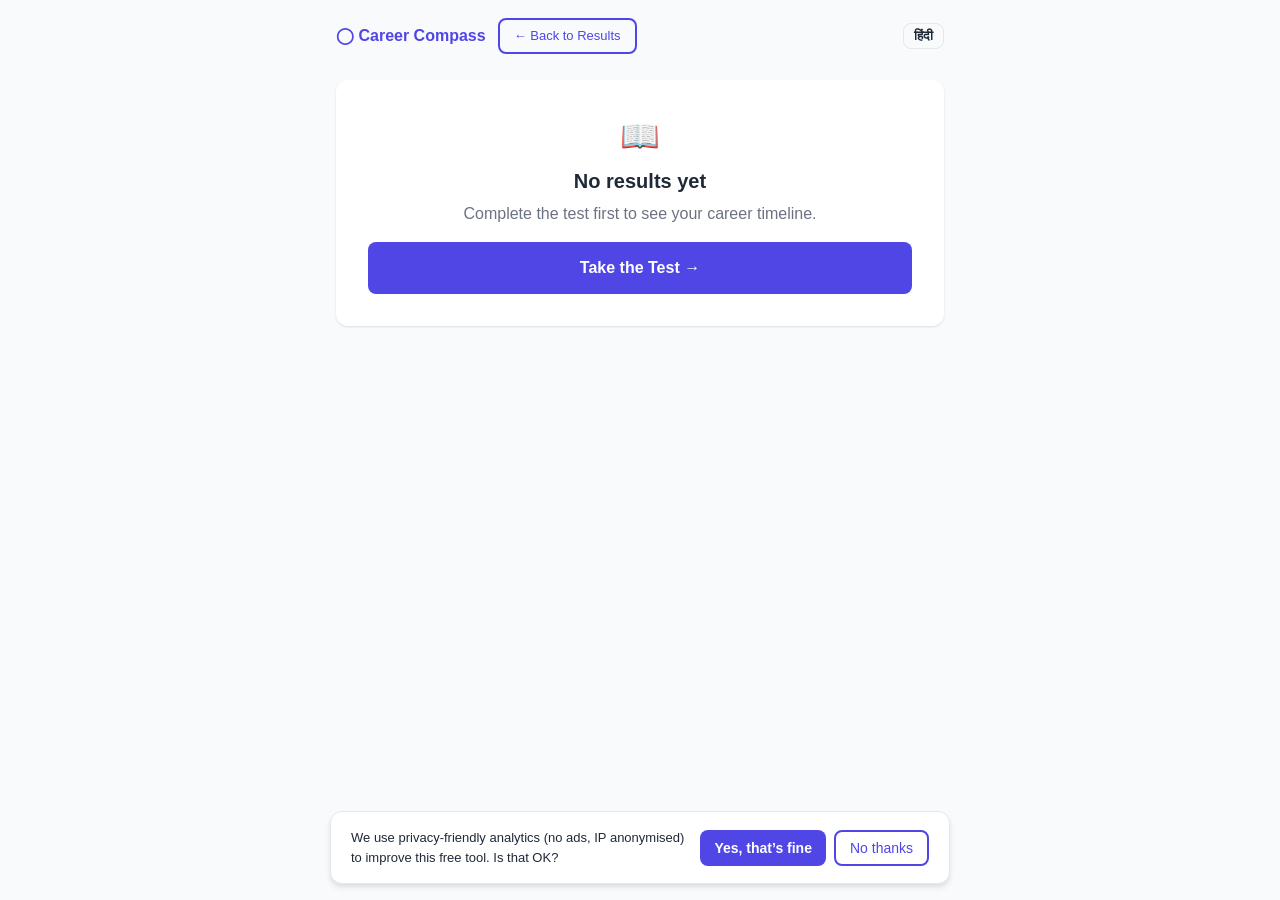
<file: timeline.html>
<!DOCTYPE html>
<html lang="en">
<head>
  <meta charset="UTF-8">
  <meta name="viewport" content="width=device-width, initial-scale=1.0">
  <meta name="robots" content="noindex, follow">
  <link rel="manifest" href="manifest.json">
  <link rel="icon" href="icons/favicon.ico" sizes="any">
  <link rel="icon" type="image/png" sizes="32x32" href="icons/favicon-32.png">
  <link rel="icon" type="image/png" sizes="16x16" href="icons/favicon-16.png">
  <link rel="icon" type="image/svg+xml" href="icons/icon-192.svg">
  <link rel="apple-touch-icon" href="icons/apple-touch-icon.png">
  <meta name="theme-color" content="#4F46E5" media="(prefers-color-scheme: light)">
  <meta name="theme-color" content="#111827" media="(prefers-color-scheme: dark)">
  <meta name="apple-mobile-web-app-capable" content="yes">
  <meta name="description" content="Visualise your career timeline from Class 10 to your goal — milestones, exams, and education path in one view.">
  <meta name="keywords" content="career timeline India, education roadmap Class 10, career path plan India, school to career roadmap, career milestones India, education path planning, career steps after 10th, career planning tool India, Class 10 to career guide, career journey India">
  <meta name="author" content="Career Compass">
  <link rel="canonical" href="https://akshaynikhare.github.io/career-compass/timeline.html">
  <meta property="og:type" content="website">
  <meta property="og:site_name" content="Career Compass">
  <meta property="og:title" content="Career Compass — Career Timeline">
  <meta property="og:description" content="Visualise your career timeline from Class 10 to your goal — milestones, exams, and education path in one view.">
  <meta property="og:url" content="https://akshaynikhare.github.io/career-compass/timeline.html">
  <meta property="og:image" content="https://akshaynikhare.github.io/career-compass/icons/og-image.png">
  <meta property="og:image:width" content="1200">
  <meta property="og:image:height" content="630">
  <meta name="twitter:card" content="summary_large_image">
  <meta name="twitter:title" content="Career Compass — Career Timeline">
  <meta name="twitter:description" content="Visualise your career timeline from Class 10 to your goal — milestones, exams, and education path in one view.">
  <meta name="twitter:image" content="https://akshaynikhare.github.io/career-compass/icons/og-image.png">
  <title data-i18n-hi="Career Compass — करियर टाइमलाइन">Career Compass — Career Timeline</title>
  <link rel="stylesheet" href="styles/main.css">
  <script src="src/analytics.js" defer></script>
  <script src="src/consent.js" defer></script>
</head>
<body>
  <div class="container">

    <div class="test-header">
      <a href="index.html" class="btn-ghost" style="padding-left:0; color:var(--primary); font-weight:700; font-size:1rem; text-decoration:none;" data-i18n-hi-html="&#9711; Career Compass">
        &#9711; Career Compass
      </a>
      <a href="result.html" class="btn-secondary" style="font-size:0.8125rem; padding:0.4rem 0.875rem;" data-i18n-hi-html="&larr; परिणामों पर वापस जाएं">
        &larr; Back to Results
      </a>
    </div>

    <div id="no-result" class="hidden card text-center" style="padding:2rem;">
      <p style="font-size:2rem;">&#128214;</p>
      <h2 class="mt-1" data-i18n-hi="अभी तक कोई परिणाम नहीं">No results yet</h2>
      <p class="mt-1" data-i18n-hi="अपनी करियर टाइमलाइन देखने के लिए पहले टेस्ट पूरा करें।">Complete the test first to see your career timeline.</p>
      <a href="test.html" class="btn-primary mt-2" style="margin-top:1rem;" data-i18n-hi-html="टेस्ट लें &rarr;">Take the Test &rarr;</a>
    </div>

    <div id="timeline-content" class="hidden">

      <div class="card" style="margin-bottom:1rem;">
        <h1 style="font-size:1.375rem; font-weight:700; margin-bottom:0.75rem;" data-i18n-hi="करियर टाइमलाइन">Career Timeline</h1>
        <label for="career-select" style="display:block; font-size:0.875rem; color:var(--muted); margin-bottom:0.375rem;" data-i18n-hi="एक्सप्लोर करने के लिए एक करियर चुनें">Select a career to explore</label>
        <select id="career-select" style="width:100%; padding:0.5rem 0.75rem; border:1px solid var(--border); border-radius:var(--radius-sm); font-size:0.9375rem; color:var(--text); background:var(--white); cursor:pointer;"></select>
      </div>

      <div id="timeline-wrap"></div>

    </div>

  </div>

  <script src="src/strings.js"></script>
  <script src="src/path_parse.js"></script>
  <script src="src/timeline.js"></script>
  <script src="src/i18n.js"></script>
</body>
</html>
</file>
<file: styles/main.css>
/* ===== RESET ===== */
*, *::before, *::after {
  box-sizing: border-box;
  margin: 0;
  padding: 0;
}

/* ===== VARIABLES ===== */
:root {
  --primary: #4F46E5;
  --primary-dark: #3730A3;
  --primary-light: #EEF2FF;
  --text: #1F2937;
  --muted: #6B7280;
  --border: #E5E7EB;
  --bg: #F9FAFB;
  --white: #FFFFFF;
  --radius: 12px;
  --radius-sm: 8px;
  --shadow: 0 1px 3px rgba(0,0,0,0.08), 0 1px 2px rgba(0,0,0,0.04);
  --shadow-md: 0 4px 6px rgba(0,0,0,0.07), 0 2px 4px rgba(0,0,0,0.06);
  --border-interactive: 2px;
  --border-structural: 1px;
}

/* ===== DARK MODE (auto, follows OS preference) ===== */
@media (prefers-color-scheme: dark) {
  :root {
    --primary: #818CF8;
    --primary-dark: #A5B4FC;
    --primary-light: #1E1B4B;
    --text: #F3F4F6;
    --muted: #9CA3AF;
    --border: #374151;
    --bg: #111827;
    --white: #1F2937;
    --shadow: 0 1px 3px rgba(0,0,0,0.4), 0 1px 2px rgba(0,0,0,0.3);
    --shadow-md: 0 4px 6px rgba(0,0,0,0.4), 0 2px 4px rgba(0,0,0,0.35);
  }
}

/* ===== ACCESSIBILITY ===== */
/* Visible keyboard focus on every interactive element */
:focus-visible {
  outline: var(--border-interactive) solid var(--primary);
  outline-offset: 2px;
}
/* The option radios are visually hidden — surface focus on their label instead */
.option-item input[type="radio"]:focus-visible + label {
  outline: var(--border-interactive) solid var(--primary);
  outline-offset: 2px;
}

/* Skip-to-content link — hidden until focused */
.skip-link {
  position: absolute;
  left: 0.5rem;
  top: -3.5rem;
  z-index: 300;
  background: var(--primary);
  color: #fff;
  padding: 0.5rem 0.875rem;
  border-radius: var(--radius-sm);
  font-size: 0.875rem;
  text-decoration: none;
  transition: top 0.15s ease;
}
.skip-link:focus { top: 0.5rem; }

/* Screen-reader-only text */
.sr-only {
  position: absolute;
  width: 1px; height: 1px;
  padding: 0; margin: -1px;
  overflow: hidden;
  clip: rect(0, 0, 0, 0);
  white-space: nowrap;
  border: 0;
}

/* Honour reduced-motion preference */
@media (prefers-reduced-motion: reduce) {
  *, *::before, *::after {
    animation-duration: 0.001ms !important;
    animation-iteration-count: 1 !important;
    transition-duration: 0.001ms !important;
    scroll-behavior: auto !important;
  }
}

/* ===== CONSENT BANNER ===== */
.consent-banner {
  position: fixed;
  left: 1rem; right: 1rem; bottom: 1rem;
  max-width: 620px;
  margin: 0 auto;
  background: var(--white);
  border: var(--border-structural) solid var(--border);
  border-radius: var(--radius);
  box-shadow: var(--shadow-md);
  padding: 1rem 1.25rem;
  z-index: 250;
  display: flex;
  flex-direction: column;
  gap: 0.75rem;
}
.consent-text { font-size: 0.8125rem; color: var(--text); line-height: 1.5; }
.consent-text a { color: var(--primary); }
.consent-actions { display: flex; gap: 0.5rem; }
.consent-actions .btn-primary,
.consent-actions .btn-secondary { width: auto; flex: 1; padding: 0.5rem 0.875rem; font-size: 0.875rem; }
@media (min-width: 560px) {
  .consent-banner { flex-direction: row; align-items: center; }
  .consent-text { flex: 1; }
  .consent-actions { flex: 0 0 auto; }
  .consent-actions .btn-primary,
  .consent-actions .btn-secondary { flex: 0 0 auto; }
}

/* ===== BASE ===== */
html {
  font-size: 16px;
  -webkit-text-size-adjust: 100%;
}

body {
  font-family: -apple-system, BlinkMacSystemFont, 'Segoe UI', Roboto, 'Helvetica Neue', Arial, sans-serif;
  color: var(--text);
  background: var(--bg);
  line-height: 1.5;
  min-height: 100vh;
}

/* ===== LAYOUT ===== */
.container {
  max-width: 640px;
  margin: 0 auto;
  padding: 1rem;
}

.page-center {
  min-height: 100vh;
  display: flex;
  flex-direction: column;
  align-items: center;
  justify-content: center;
  padding: 1rem;
}

/* ===== CARD ===== */
.card {
  background: var(--white);
  border-radius: var(--radius);
  box-shadow: var(--shadow);
  padding: 1.5rem;
}

.card + .card {
  margin-top: 1rem;
}

/* ===== TYPOGRAPHY ===== */
h1 { font-size: 1.75rem; font-weight: 700; line-height: 1.2; }
h2 { font-size: 1.25rem; font-weight: 600; line-height: 1.3; }
h3 { font-size: 1rem; font-weight: 600; }
p  { color: var(--muted); }

/* ===== BUTTONS ===== */
.btn-primary {
  display: block;
  width: 100%;
  background: var(--primary);
  color: var(--white);
  border: none;
  border-radius: var(--radius-sm);
  padding: 0.875rem 1.5rem;
  font-size: 1rem;
  font-weight: 600;
  cursor: pointer;
  text-align: center;
  text-decoration: none;
  transition: background 0.15s ease, transform 0.1s ease;
  -webkit-tap-highlight-color: transparent;
}

.btn-primary:hover  { background: var(--primary-dark); }
.btn-primary:active { transform: scale(0.98); }
.btn-primary:disabled {
  background: var(--border);
  color: var(--muted);
  cursor: not-allowed;
  transform: none;
}

.btn-secondary {
  display: inline-flex;
  align-items: center;
  gap: 0.375rem;
  background: transparent;
  color: var(--primary);
  border: var(--border-interactive) solid var(--primary);
  border-radius: var(--radius-sm);
  padding: 0.625rem 1.25rem;
  font-size: 0.9375rem;
  font-weight: 500;
  cursor: pointer;
  text-decoration: none;
  transition: background 0.15s ease;
  -webkit-tap-highlight-color: transparent;
}

.btn-secondary:hover { background: var(--primary-light); }

.btn-ghost {
  display: inline-flex;
  align-items: center;
  gap: 0.25rem;
  background: transparent;
  color: var(--muted);
  border: none;
  padding: 0.5rem 0.75rem;
  font-size: 0.9375rem;
  cursor: pointer;
  border-radius: var(--radius-sm);
  transition: color 0.15s ease, background 0.15s ease;
  -webkit-tap-highlight-color: transparent;
}

.btn-ghost:hover { color: var(--text); background: var(--border); }

/* ===== OPTION CARDS (radio pills) ===== */
.options-list {
  display: flex;
  flex-direction: column;
  gap: 0.625rem;
  margin-top: 1rem;
}

.option-item {
  position: relative;
}

.option-item input[type="radio"] {
  position: absolute;
  opacity: 0;
  width: 0;
  height: 0;
  pointer-events: none;
}

.option-item label {
  display: flex;
  align-items: center;
  gap: 0.75rem;
  border: var(--border-interactive) solid var(--border);
  border-radius: var(--radius-sm);
  padding: 0.75rem 1rem;
  cursor: pointer;
  transition: border-color 0.15s ease, background 0.15s ease, box-shadow 0.15s ease;
  font-size: 0.9375rem;
  color: var(--text);
  user-select: none;
  -webkit-user-select: none;
  -webkit-tap-highlight-color: transparent;
}

.option-item label:hover {
  border-color: var(--primary);
  background: var(--primary-light);
}

.option-item input[type="radio"]:checked + label {
  border-color: var(--primary);
  background: var(--primary-light);
  box-shadow: 0 0 0 3px rgba(79, 70, 229, 0.12);
  color: var(--primary-dark);
  font-weight: 500;
}

/* Radio dot indicator */
.option-item label::before {
  content: '';
  flex-shrink: 0;
  width: 18px;
  height: 18px;
  border-radius: 50%;
  border: var(--border-interactive) solid var(--border);
  background: var(--white);
  transition: border-color 0.15s ease, background 0.15s ease;
}

.option-item input[type="radio"]:checked + label::before {
  border-color: var(--primary);
  background: var(--primary);
  box-shadow: inset 0 0 0 3px var(--white);
}

/* Personality pill variant — same as above, slight styling */
.options-personality .option-item label {
  border-radius: 999px;
}

/* ===== PROGRESS BAR ===== */
.progress-wrapper {
  margin-bottom: 1.5rem;
}

.progress-label {
  display: flex;
  justify-content: space-between;
  font-size: 0.8125rem;
  color: var(--muted);
  margin-bottom: 0.375rem;
}

.progress-track {
  height: 6px;
  background: var(--border);
  border-radius: 999px;
  overflow: hidden;
}

.progress-fill {
  height: 100%;
  background: var(--primary);
  border-radius: 999px;
  transition: width 0.3s ease;
}

/* ===== QUESTION AREA ===== */
.question-number {
  font-size: 0.8125rem;
  font-weight: 600;
  color: var(--primary);
  text-transform: uppercase;
  letter-spacing: 0.05em;
  margin-bottom: 0.5rem;
}

.question-text {
  font-size: 1.0625rem;
  font-weight: 500;
  color: var(--text);
  line-height: 1.55;
}

.question-type-label {
  display: inline-block;
  font-size: 0.75rem;
  color: var(--muted);
  background: var(--bg);
  border: var(--border-structural) solid var(--border);
  border-radius: 999px;
  padding: 0.125rem 0.625rem;
  margin-bottom: 0.75rem;
}

/* ===== NAV BUTTONS ===== */
.nav-buttons {
  display: flex;
  gap: 0.75rem;
  margin-top: 1.5rem;
}

.nav-buttons .btn-primary {
  flex: 1;
}

/* ===== LANDING PAGE ===== */
.landing-card {
  width: 100%;
  max-width: 400px;
  text-align: center;
}

.logo-wrap {
  margin-bottom: 1.25rem;
}

.app-name {
  font-size: 1.875rem;
  font-weight: 800;
  color: var(--primary);
  margin-bottom: 0.25rem;
}

.tagline {
  font-size: 0.9375rem;
  color: var(--muted);
  margin-bottom: 1.5rem;
}

.description {
  font-size: 0.9375rem;
  color: var(--muted);
  text-align: left;
  background: var(--bg);
  border-radius: var(--radius-sm);
  padding: 0.875rem 1rem;
  margin-bottom: 1.5rem;
  line-height: 1.6;
}

.description p {
  color: var(--text);
}

.description p + p {
  margin-top: 0.5rem;
}

/* ===== RESULT PAGE ===== */
.result-header {
  text-align: center;
  padding: 1.5rem 1rem;
}

.result-header h1 {
  font-size: 1.5rem;
  color: var(--text);
}

.result-header p {
  margin-top: 0.25rem;
  font-size: 0.9375rem;
}

/* RIASEC Chart */
.riasec-chart {
  display: flex;
  align-items: flex-end;
  gap: 0.5rem;
  height: 140px;
  padding-bottom: 2rem;
  position: relative;
}

.riasec-bar-wrap {
  flex: 1;
  display: flex;
  flex-direction: column;
  align-items: center;
  justify-content: flex-end;
  height: 100%;
  gap: 0.375rem;
}

.riasec-bar {
  width: 100%;
  min-height: 4px;
  border-radius: 4px 4px 0 0;
  transition: height 0.5s ease;
}

.riasec-bar-label {
  font-size: 0.75rem;
  font-weight: 700;
  color: var(--muted);
  position: absolute;
  bottom: 0;
}

.riasec-pct {
  font-size: 0.6875rem;
  color: var(--muted);
}

.riasec-dim-label {
  font-size: 0.8125rem;
  font-weight: 700;
  color: var(--text);
}

/* Career Cards */
.career-cards {
  display: flex;
  flex-direction: column;
  gap: 0.75rem;
}

.career-card {
  background: var(--white);
  border: var(--border-structural) solid var(--border);
  border-radius: var(--radius);
  padding: 1rem 1.125rem;
  box-shadow: var(--shadow);
}

.career-card-header {
  display: flex;
  align-items: flex-start;
  justify-content: space-between;
  gap: 0.5rem;
  margin-bottom: 0.5rem;
}

.career-name {
  font-size: 1rem;
  font-weight: 600;
  color: var(--text);
  line-height: 1.3;
}

.career-rank {
  font-size: 1.25rem;
  font-weight: 700;
  color: var(--primary);
  flex-shrink: 0;
}

.badge {
  display: inline-block;
  font-size: 0.6875rem;
  font-weight: 600;
  padding: 0.1875rem 0.625rem;
  border-radius: 999px;
  letter-spacing: 0.025em;
  margin-bottom: 0.5rem;
}

.career-score-row {
  display: flex;
  align-items: center;
  gap: 0.625rem;
  margin-bottom: 0.625rem;
}

.score-track {
  flex: 1;
  height: 6px;
  background: var(--border);
  border-radius: 999px;
  overflow: hidden;
}

.score-bar {
  height: 100%;
  border-radius: 999px;
  background: var(--primary);
  transition: width 0.5s ease;
}

.score-pct {
  font-size: 0.8125rem;
  font-weight: 600;
  color: var(--primary);
  min-width: 2.5rem;
  text-align: right;
}

.career-path {
  font-size: 0.8125rem;
  color: var(--muted);
  line-height: 1.4;
}

.career-meta {
  display: flex;
  align-items: center;
  gap: 0.75rem;
  margin-top: 0.375rem;
  flex-wrap: wrap;
}

.career-meta-item {
  display: flex;
  align-items: center;
  gap: 0.25rem;
  font-size: 0.75rem;
  color: var(--muted);
}

.stretch-reason {
  display: flex;
  align-items: center;
  gap: 0.375rem;
  font-size: 0.75rem;
  color: #B45309;
  background: #FEF3C7;
  border-radius: 6px;
  padding: 0.3rem 0.625rem;
  margin-top: 0.5rem;
  flex-wrap: wrap;
}

/* AI reason tag inside domain header */
.domain-ai-reason {
  font-size: 0.7rem;
  font-weight: 400;
  opacity: 0.85;
  font-style: italic;
  margin-left: auto;
  text-align: right;
  max-width: 55%;
  line-height: 1.3;
}

/* Domain-grouped career view */
.domain-group {
  margin-bottom: 1rem;
}
.domain-group:last-child {
  margin-bottom: 0;
}
.domain-group-header {
  display: flex;
  align-items: center;
  gap: 0.5rem;
  margin-bottom: 0.5rem;
  padding: 0.375rem 0.75rem;
  border-radius: var(--radius-sm);
  border-left: 4px solid currentColor;
}
.domain-group-header-title {
  font-size: 0.875rem;
  font-weight: 700;
}
.domain-group-cards {
  display: flex;
  flex-direction: column;
  gap: 0.5rem;
}

/* Collapsible section */
.collapsible-header {
  display: flex;
  align-items: center;
  justify-content: space-between;
  cursor: pointer;
  user-select: none;
  -webkit-user-select: none;
  -webkit-tap-highlight-color: transparent;
  padding: 0.25rem 0;
}

.collapsible-header h2 {
  font-size: 1.125rem;
}

.collapsible-chevron {
  font-size: 1rem;
  color: var(--muted);
  transition: transform 0.25s ease;
}

.collapsible-header[aria-expanded="true"] .collapsible-chevron {
  transform: rotate(180deg);
}

.collapsible-body {
  overflow: hidden;
  transition: max-height 0.3s ease, opacity 0.3s ease;
  max-height: 0;
  opacity: 0;
}

.collapsible-body.open {
  max-height: 3000px;
  opacity: 1;
}

/* Save Form */
.save-form {
  display: flex;
  flex-direction: column;
  gap: 0.75rem;
}

.form-field {
  display: flex;
  flex-direction: column;
  gap: 0.3125rem;
}

.form-field label {
  font-size: 0.875rem;
  font-weight: 500;
  color: var(--text);
}

.form-field input {
  border: var(--border-interactive) solid var(--border);
  border-radius: var(--radius-sm);
  padding: 0.6875rem 0.875rem;
  font-size: 1rem;
  color: var(--text);
  background: var(--white);
  transition: border-color 0.15s ease, box-shadow 0.15s ease;
  outline: none;
  width: 100%;
}

.form-field input:focus {
  border-color: var(--primary);
  box-shadow: 0 0 0 3px rgba(79, 70, 229, 0.12);
}

.form-field input::placeholder {
  color: var(--muted);
}

.save-status {
  margin-top: 0.5rem;
  font-size: 0.875rem;
  text-align: center;
  min-height: 1.5rem;
}

.save-status.success { color: #059669; }
.save-status.error   { color: #DC2626; }

.section-title {
  font-size: 1.125rem;
  font-weight: 600;
  color: var(--text);
  margin-bottom: 0.875rem;
}

.section-divider {
  height: 1px;
  background: var(--border);
  margin: 0.5rem 0 1rem;
}

/* ===== TEST PAGE HEADER ===== */
.test-header {
  display: flex;
  align-items: center;
  justify-content: space-between;
  margin-bottom: 1.5rem;
}

.test-header .app-logo {
  font-weight: 700;
  color: var(--primary);
  font-size: 1rem;
}

/* ===== UTILITY ===== */
.text-muted  { color: var(--muted); }
.text-center { text-align: center; }
.mt-1  { margin-top: 0.5rem; }
.mt-2  { margin-top: 1rem; }
.mt-3  { margin-top: 1.5rem; }
.mb-1  { margin-bottom: 0.5rem; }
.mb-2  { margin-bottom: 1rem; }
.hidden { display: none !important; }

/* Loading spinner */
.spinner {
  display: inline-block;
  width: 2rem;
  height: 2rem;
  border: 3px solid var(--border);
  border-top-color: var(--primary);
  border-radius: 50%;
  animation: spin 0.7s linear infinite;
}

@keyframes spin {
  to { transform: rotate(360deg); }
}

.loading-state {
  text-align: center;
  padding: 3rem 1rem;
}

/* ===== RESPONSIVE (320–640px fine, no horiz scroll) ===== */
@media (max-width: 400px) {
  h1 { font-size: 1.5rem; }
  .app-name { font-size: 1.625rem; }
  .card { padding: 1.125rem; }
  .career-card { padding: 0.875rem; }
}

@media (min-width: 480px) {
  .nav-buttons .btn-primary {
    width: auto;
    flex: 1;
  }
}

/* Career card layout — rank inline, badge below name */
.career-name-block {
  flex: 1;
}

.career-name-row {
  display: flex;
  align-items: baseline;
  gap: 0.5rem;
  margin-bottom: 0.25rem;
}

.career-rank {
  font-size: 0.8125rem;
  font-weight: 700;
  color: var(--muted);
  flex-shrink: 0;
}

.career-summary {
  font-size: 0.8125rem;
  color: var(--muted);
  font-style: italic;
  line-height: 1.4;
  margin-bottom: 0.375rem;
  margin-top: 0.375rem;
}

/* ===== EXPLORE (GRAPH) PAGE ===== */
.graph-canvas {
  width: 100%;
  height: 70vh;
  min-height: 400px;
  display: block;
  background: var(--bg);
  border-radius: var(--radius);
  border: var(--border-structural) solid var(--border);
  overflow: hidden;
  cursor: grab;
}

.graph-canvas:active { cursor: grabbing; }

.graph-node {
  cursor: pointer;
}

.graph-node circle {
  stroke: var(--white);
  stroke-width: 2px;
  transition: r 0.15s ease;
}

.graph-node text {
  font-size: 11px;
  font-family: -apple-system, BlinkMacSystemFont, 'Segoe UI', Roboto, sans-serif;
  fill: var(--text);
  pointer-events: none;
  text-anchor: middle;
}

.graph-link {
  stroke: var(--border);
  stroke-opacity: 0.7;
  stroke-width: 1.5px;
  fill: none;
}

.graph-tooltip {
  position: absolute;
  background: var(--white);
  border: var(--border-structural) solid var(--border);
  border-radius: var(--radius-sm);
  box-shadow: var(--shadow-md);
  padding: 0.75rem 1rem;
  max-width: 240px;
  pointer-events: none;
  opacity: 0;
  transition: opacity 0.15s ease;
  z-index: 10;
}

.graph-tooltip.visible { opacity: 1; pointer-events: auto; }

.graph-tooltip-name {
  font-size: 0.9375rem;
  font-weight: 600;
  color: var(--text);
  margin-bottom: 0.375rem;
}

.graph-tooltip-summary {
  font-size: 0.8125rem;
  color: var(--muted);
  line-height: 1.4;
  margin-bottom: 0.625rem;
}

.graph-legend {
  display: flex;
  flex-wrap: wrap;
  gap: 0.75rem;
  margin-top: 0.75rem;
  font-size: 0.8125rem;
  color: var(--muted);
}

.graph-legend-item {
  display: flex;
  align-items: center;
  gap: 0.375rem;
}

.graph-legend-dot {
  width: 10px;
  height: 10px;
  border-radius: 50%;
  flex-shrink: 0;
}

/* ===== TIMELINE PAGE ===== */
.timeline-scroll-wrap {
  overflow-x: auto;
  overflow-y: visible;
  padding: 1rem 0;
  -webkit-overflow-scrolling: touch;
}

.timeline-svg {
  display: block;
  min-width: 100%;
}

.timeline-stage {
  cursor: default;
}

.timeline-stage circle {
  fill: var(--white);
  stroke: var(--primary);
  stroke-width: 2.5px;
  transition: r 0.15s ease;
}

.timeline-stage.active circle {
  fill: var(--primary);
}

.timeline-stage-label {
  font-size: 12px;
  font-family: -apple-system, BlinkMacSystemFont, 'Segoe UI', Roboto, sans-serif;
  fill: var(--text);
  font-weight: 500;
  text-anchor: middle;
}

.timeline-year-label {
  font-size: 11px;
  font-family: -apple-system, BlinkMacSystemFont, 'Segoe UI', Roboto, sans-serif;
  fill: var(--muted);
  text-anchor: middle;
}

.timeline-connector {
  stroke: var(--primary);
  stroke-width: 2px;
  stroke-opacity: 0.4;
  fill: none;
}

.timeline-select-wrap {
  margin-bottom: 1rem;
}

.timeline-select-wrap label {
  display: block;
  font-size: 0.875rem;
  font-weight: 500;
  color: var(--text);
  margin-bottom: 0.375rem;
}

.timeline-select {
  border: var(--border-interactive) solid var(--border);
  border-radius: var(--radius-sm);
  padding: 0.5rem 0.75rem;
  font-size: 0.9375rem;
  color: var(--text);
  background: var(--white);
  width: 100%;
  cursor: pointer;
  outline: none;
  transition: border-color 0.15s ease, box-shadow 0.15s ease;
}

.timeline-select:focus {
  border-color: var(--primary);
  box-shadow: 0 0 0 3px rgba(79, 70, 229, 0.12);
}

/* ===== PRINT STYLES ===== */
@media print {
  body * { visibility: hidden; }
  #print-summary, #print-summary * { visibility: visible; }
  #print-summary {
    position: fixed;
    top: 0; left: 0;
    width: 100%;
    padding: 2rem;
    border: none !important;
    background: white !important;
  }
}

/* ===== RESULT2 (DEEP DIVE WINNER) ===== */
#winner-conf-bar {
  background: linear-gradient(90deg, #4F46E5, #7C3AED);
}

/* ===== CHARTS (src/charts.js) ===== */
.chart-wrap {
  position: relative;
  width: 100%;
}

.chart-svg {
  display: block;
  overflow: visible;
}

.chart-axis-label { font-size: 13px; }
.chart-tick { font-size: 11px; }
.chart-donut-value { font-size: 30px; }
.chart-donut-caption { font-size: 11px; text-transform: uppercase; letter-spacing: 0.05em; }

/* Shared floating tooltip (chrome — follows theme) */
.chart-tooltip {
  position: absolute;
  transform: translate(-50%, calc(-100% - 12px));
  background: var(--white);
  color: var(--text);
  border: var(--border-structural) solid var(--border);
  border-radius: var(--radius-sm);
  box-shadow: var(--shadow-md);
  padding: 0.4rem 0.625rem;
  font-size: 0.75rem;
  line-height: 1.35;
  white-space: nowrap;
  pointer-events: none;
  opacity: 0;
  transition: opacity 0.12s ease;
  z-index: 20;
}
.chart-tooltip.visible { opacity: 1; }
.chart-tooltip strong { color: var(--text); font-weight: 700; }

/* Legend (shared with line + donut) */
.chart-legend {
  display: flex;
  flex-wrap: wrap;
  gap: 0.5rem 0.875rem;
  margin-top: 0.75rem;
  font-size: 0.8125rem;
  color: var(--muted);
}
.chart-legend-donut { justify-content: center; }
.chart-legend-item { display: flex; align-items: center; gap: 0.375rem; }
.chart-legend-dot { width: 10px; height: 10px; border-radius: 3px; flex-shrink: 0; }

/* RIASEC radar / bars view toggle */
.chart-toggle {
  display: inline-flex;
  gap: 0.125rem;
  padding: 0.1875rem;
  background: var(--bg);
  border: var(--border-structural) solid var(--border);
  border-radius: 999px;
  margin-bottom: 0.75rem;
}
.chart-toggle button {
  border: none;
  background: transparent;
  color: var(--muted);
  font-size: 0.75rem;
  font-weight: 600;
  padding: 0.3125rem 0.75rem;
  border-radius: 999px;
  cursor: pointer;
  transition: background 0.15s ease, color 0.15s ease;
}
.chart-toggle button.active {
  background: var(--primary);
  color: #fff;
}

.chart-radar { max-width: 340px; margin: 0 auto; }
.chart-line-scroll { overflow-x: auto; -webkit-overflow-scrolling: touch; }
.chart-line-scroll .chart-line { min-width: 380px; }

/* Horizontal confidence bars */
.chart-hbar-row {
  display: flex;
  align-items: center;
  gap: 0.625rem;
  padding: 0.3125rem 0;
  cursor: default;
}
.chart-hbar-label {
  flex: 0 0 38%;
  font-size: 0.8125rem;
  color: var(--text);
  overflow: hidden;
  text-overflow: ellipsis;
  white-space: nowrap;
}
.chart-hbar-track {
  flex: 1;
  height: 12px;
  background: var(--bg);
  border: var(--border-structural) solid var(--border);
  border-radius: 999px;
  overflow: hidden;
}
.chart-hbar-fill {
  height: 100%;
  border-radius: 999px;
  transition: width 0.7s cubic-bezier(0.22, 1, 0.36, 1);
}
.chart-hbar-pct {
  flex: 0 0 auto;
  font-size: 0.75rem;
  font-weight: 700;
  color: var(--muted);
  min-width: 2.25rem;
  text-align: right;
}

/* ===== SUBTLE ANIMATION ===== */
/* Hover feedback is cheap and always on; keyframe entrances are gated behind
   prefers-reduced-motion so the experience stays accessible. */
.career-card {
  transition: transform 0.18s ease, box-shadow 0.18s ease, border-color 0.18s ease;
}
.career-card:hover {
  transform: translateY(-2px);
  box-shadow: var(--shadow-md);
}

.domain-group-header,
.chart-legend-item {
  transition: transform 0.15s ease, opacity 0.15s ease;
}
.chart-legend-item:hover { opacity: 0.65; }

.chart-toggle button:active { transform: scale(0.96); }

@keyframes cc-rise {
  from { opacity: 0; transform: translateY(10px); }
  to   { opacity: 1; transform: none; }
}

@keyframes cc-pop {
  0%   { opacity: 0; transform: scale(0.96); }
  100% { opacity: 1; transform: scale(1); }
}

@media (prefers-reduced-motion: no-preference) {
  /* Staggered reveal of the main result cards as the page settles. */
  #results-content > .card,
  #result2-content > .card,
  #timeline-content > .card {
    animation: cc-rise 0.45s cubic-bezier(0.22, 1, 0.36, 1) both;
  }
  #results-content > .card:nth-child(1),
  #result2-content > .card:nth-child(1) { animation-delay: 0.02s; }
  #results-content > .card:nth-child(2),
  #result2-content > .card:nth-child(2) { animation-delay: 0.07s; }
  #results-content > .card:nth-child(3),
  #result2-content > .card:nth-child(3) { animation-delay: 0.12s; }
  #results-content > .card:nth-child(4),
  #result2-content > .card:nth-child(4) { animation-delay: 0.17s; }
  #results-content > .card:nth-child(5) { animation-delay: 0.22s; }
  #results-content > .card:nth-child(6) { animation-delay: 0.26s; }
  #results-content > .card:nth-child(n+7) { animation-delay: 0.30s; }

  /* Career cards rise in with a light stagger within their list. */
  .career-cards > .career-card { animation: cc-rise 0.4s ease both; }
  .career-cards > .career-card:nth-child(2) { animation-delay: 0.05s; }
  .career-cards > .career-card:nth-child(3) { animation-delay: 0.10s; }
  .career-cards > .career-card:nth-child(n+4) { animation-delay: 0.14s; }

  /* Domain group cards pop gently. */
  .domain-group { animation: cc-pop 0.4s ease both; }
}
</file>
